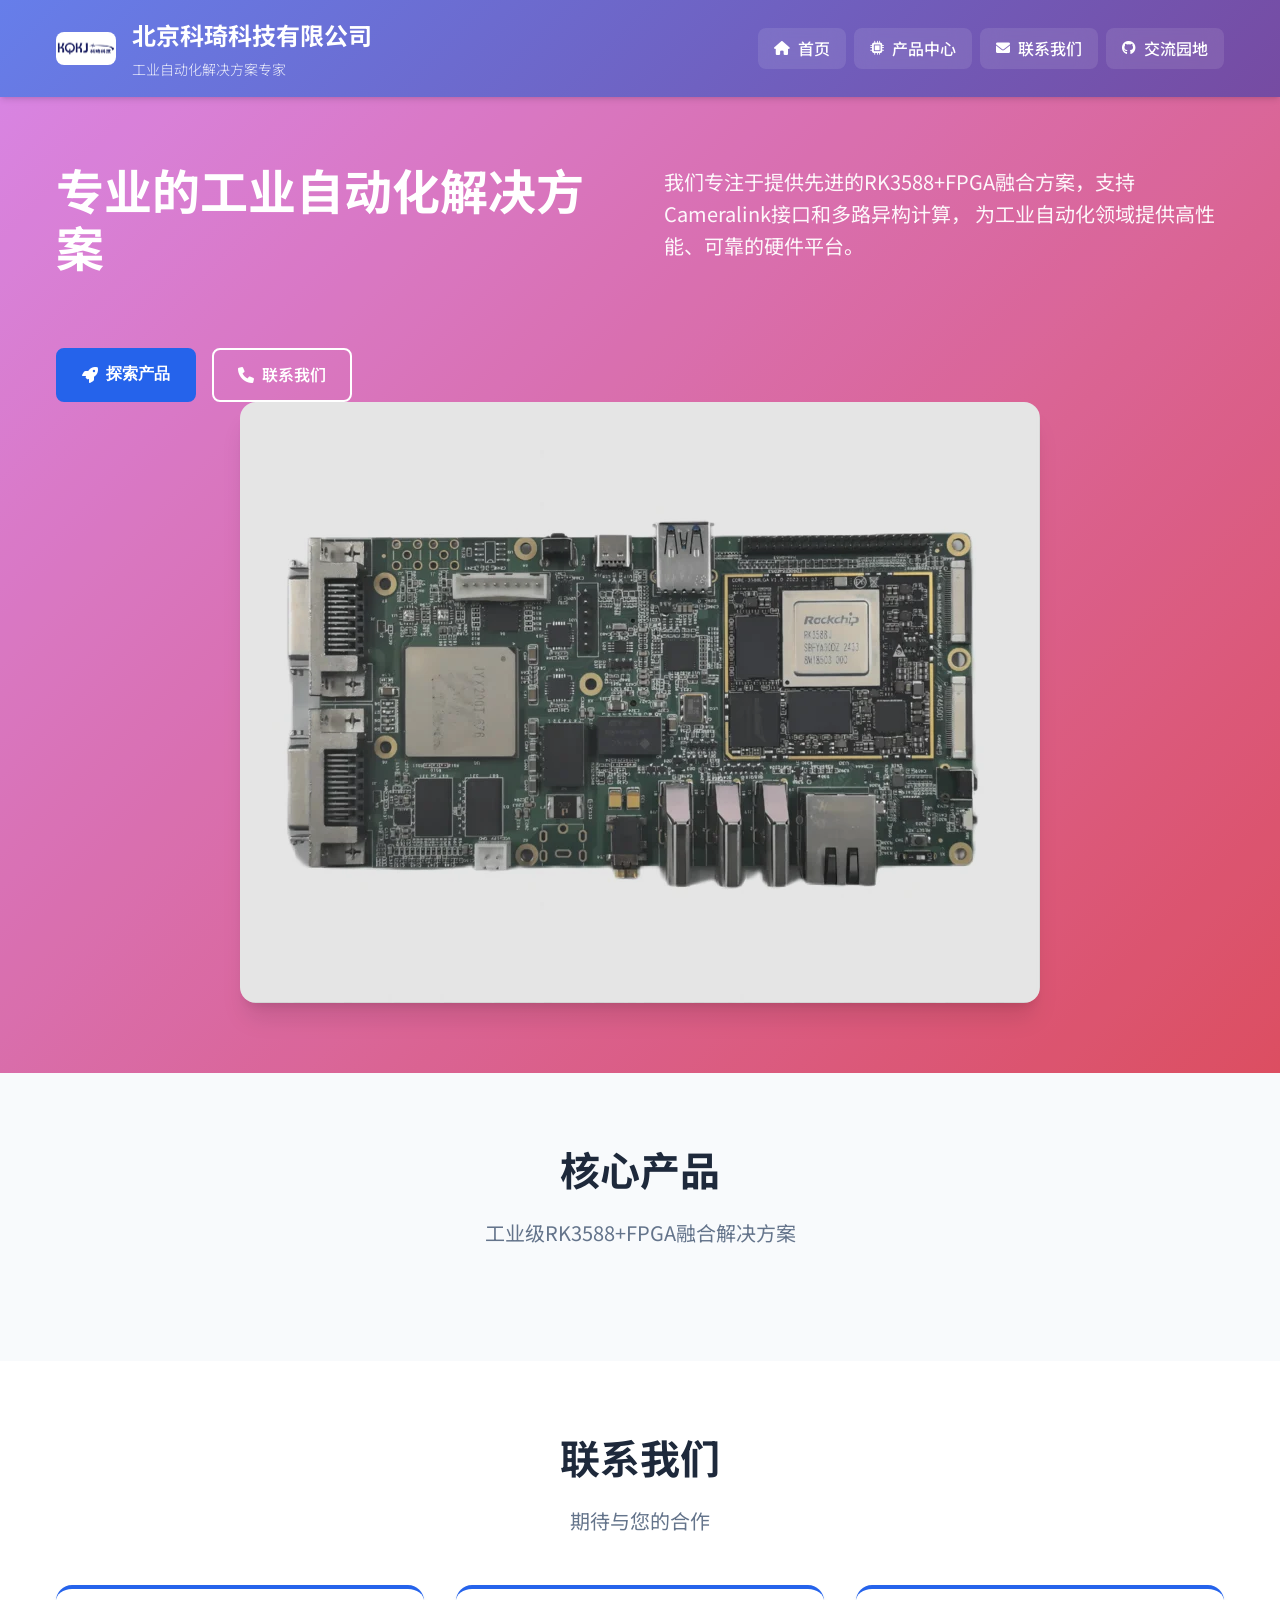
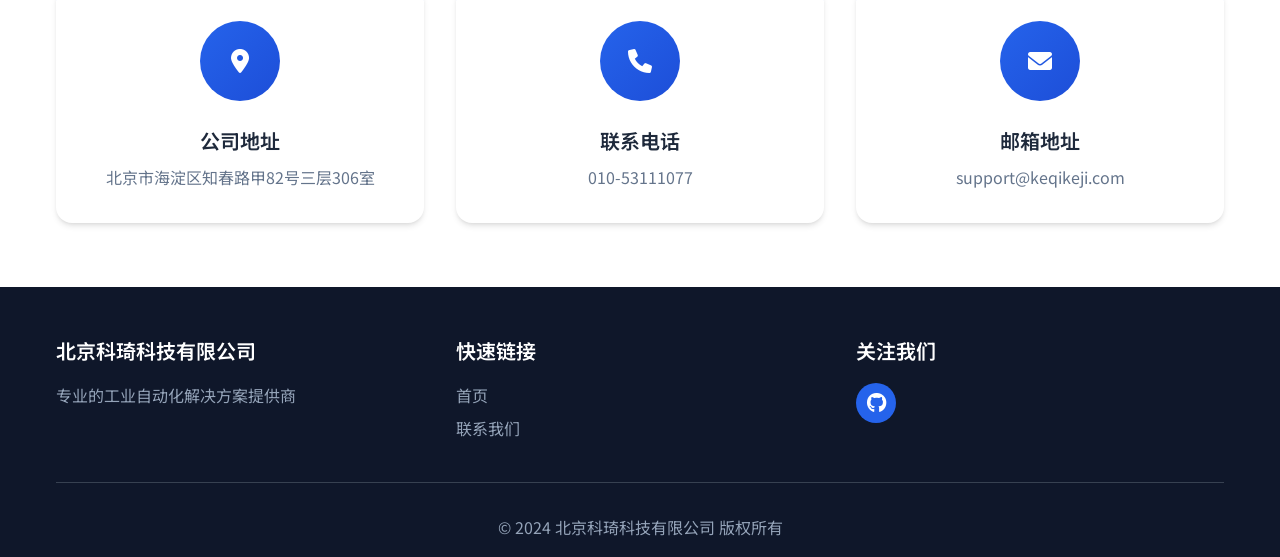
<file: index.html>
<!DOCTYPE html>
<html lang="zh-CN">
<head>
    <meta charset="UTF-8">
    <meta name="viewport" content="width=device-width, initial-scale=1.0">
    <title>北京科琦科技有限公司 - 工业自动化解决方案</title>
    <link rel="stylesheet" href="css/style.css">
    <link rel="stylesheet" href="https://cdnjs.cloudflare.com/ajax/libs/font-awesome/6.0.0/css/all.min.css">
    <link rel="preconnect" href="https://fonts.googleapis.com">
    <link rel="preconnect" href="https://fonts.gstatic.com" crossorigin>
    <link href="https://fonts.googleapis.com/css2?family=Noto+Sans+SC:wght@300;400;500;700&display=swap" rel="stylesheet">
</head>
<body>
    <!-- 导航栏 -->
    <header class="header">
        <div class="container">
            <div class="header-content">
                <div class="logo-section">
                    <img src="images/logo.webp" alt="科琦科技 Logo" class="logo">
                    <div class="company-info">
                        <h1 class="company-name">北京科琦科技有限公司</h1>
                        <p class="company-slogan">工业自动化解决方案专家</p>
                    </div>
                </div>
                <nav class="navigation">
                    <a href="#home" class="nav-link"><i class="fas fa-home"></i>首页</a>
                    <a href="#" class="nav-link products"><i class="fas fa-microchip"></i>产品中心</a>
                    <a href="#contact" class="nav-link"><i class="fas fa-envelope"></i>联系我们</a>
                    <a href="https://github.com/rockchip-linux/kernel/issues" class="nav-link external" target="_blank">
                        <i class="fab fa-github"></i>交流园地
                    </a>
                </nav>
            </div>
        </div>
    </header>

    <!-- 主要内容 -->
    <main class="main-content">
        <!-- Hero 区域 -->
        <section id="home" class="hero-section">
            <div class="container">
                <div class="hero-content">
                    <h2 class="hero-title">专业的工业自动化解决方案</h2>
                    <p class="hero-description">
                        我们专注于提供先进的RK3588+FPGA融合方案，支持Cameralink接口和多路异构计算，
                        为工业自动化领域提供高性能、可靠的硬件平台。
                    </p>
                    <div class="hero-actions">
                        <button class="btn btn-primary products-trigger">
                            <i class="fas fa-rocket"></i>探索产品
                        </button>
                        <a href="#contact" class="btn btn-outline">
                            <i class="fas fa-phone"></i>联系我们
                        </a>
                    </div>
                </div>
                <div class="hero-image">
                    <img src="images/A7-3588.webp" alt="科琦科技产品展示" class="featured-product">
                </div>
            </div>
        </section>

        <!-- 产品展示区域 -->
        <section class="products-section">
            <div class="container">
                <div class="section-header">
                    <h2 class="section-title">核心产品</h2>
                    <p class="section-subtitle">工业级RK3588+FPGA融合解决方案</p>
                </div>
                <div class="product-grid" style="display: none;"></div>
            </div>
        </section>

        <!-- 联系我们区域 -->
        <section id="contact" class="contact-section">
            <div class="container">
                <div class="section-header">
                    <h2 class="section-title">联系我们</h2>
                    <p class="section-subtitle">期待与您的合作</p>
                </div>
                <div class="contact-grid">
                    <div class="contact-card">
                        <div class="contact-icon">
                            <i class="fas fa-map-marker-alt"></i>
                        </div>
                        <h3>公司地址</h3>
                        <p>北京市海淀区知春路甲82号三层306室</p>
                    </div>
                    <div class="contact-card">
                        <div class="contact-icon">
                            <i class="fas fa-phone"></i>
                        </div>
                        <h3>联系电话</h3>
                        <p>010-53111077</p>
                    </div>
                    <div class="contact-card">
                        <div class="contact-icon">
                            <i class="fas fa-envelope"></i>
                        </div>
                        <h3>邮箱地址</h3>
                        <p>support@keqikeji.com</p>
                    </div>
                </div>
            </div>
        </section>
    </main>

    <!-- 页脚 -->
    <footer class="footer">
        <div class="container">
            <div class="footer-content">
                <div class="footer-section">
                    <h4>北京科琦科技有限公司</h4>
                    <p>专业的工业自动化解决方案提供商</p>
                </div>
                <div class="footer-section">
                    <h4>快速链接</h4>
                    <a href="#home">首页</a>
                    <a href="#contact">联系我们</a>
                </div>
                <div class="footer-section">
                    <h4>关注我们</h4>
                    <div class="social-links">
                        <a href="https://github.com/rockchip-linux/kernel/issues" target="_blank">
                            <i class="fab fa-github"></i>
                        </a>
                    </div>
                </div>
            </div>
            <div class="footer-bottom">
                <p>&copy; 2024 北京科琦科技有限公司 版权所有</p>
            </div>
        </div>
    </footer>

    <script src="js/script.js"></script>
</body>
</html>
</file>
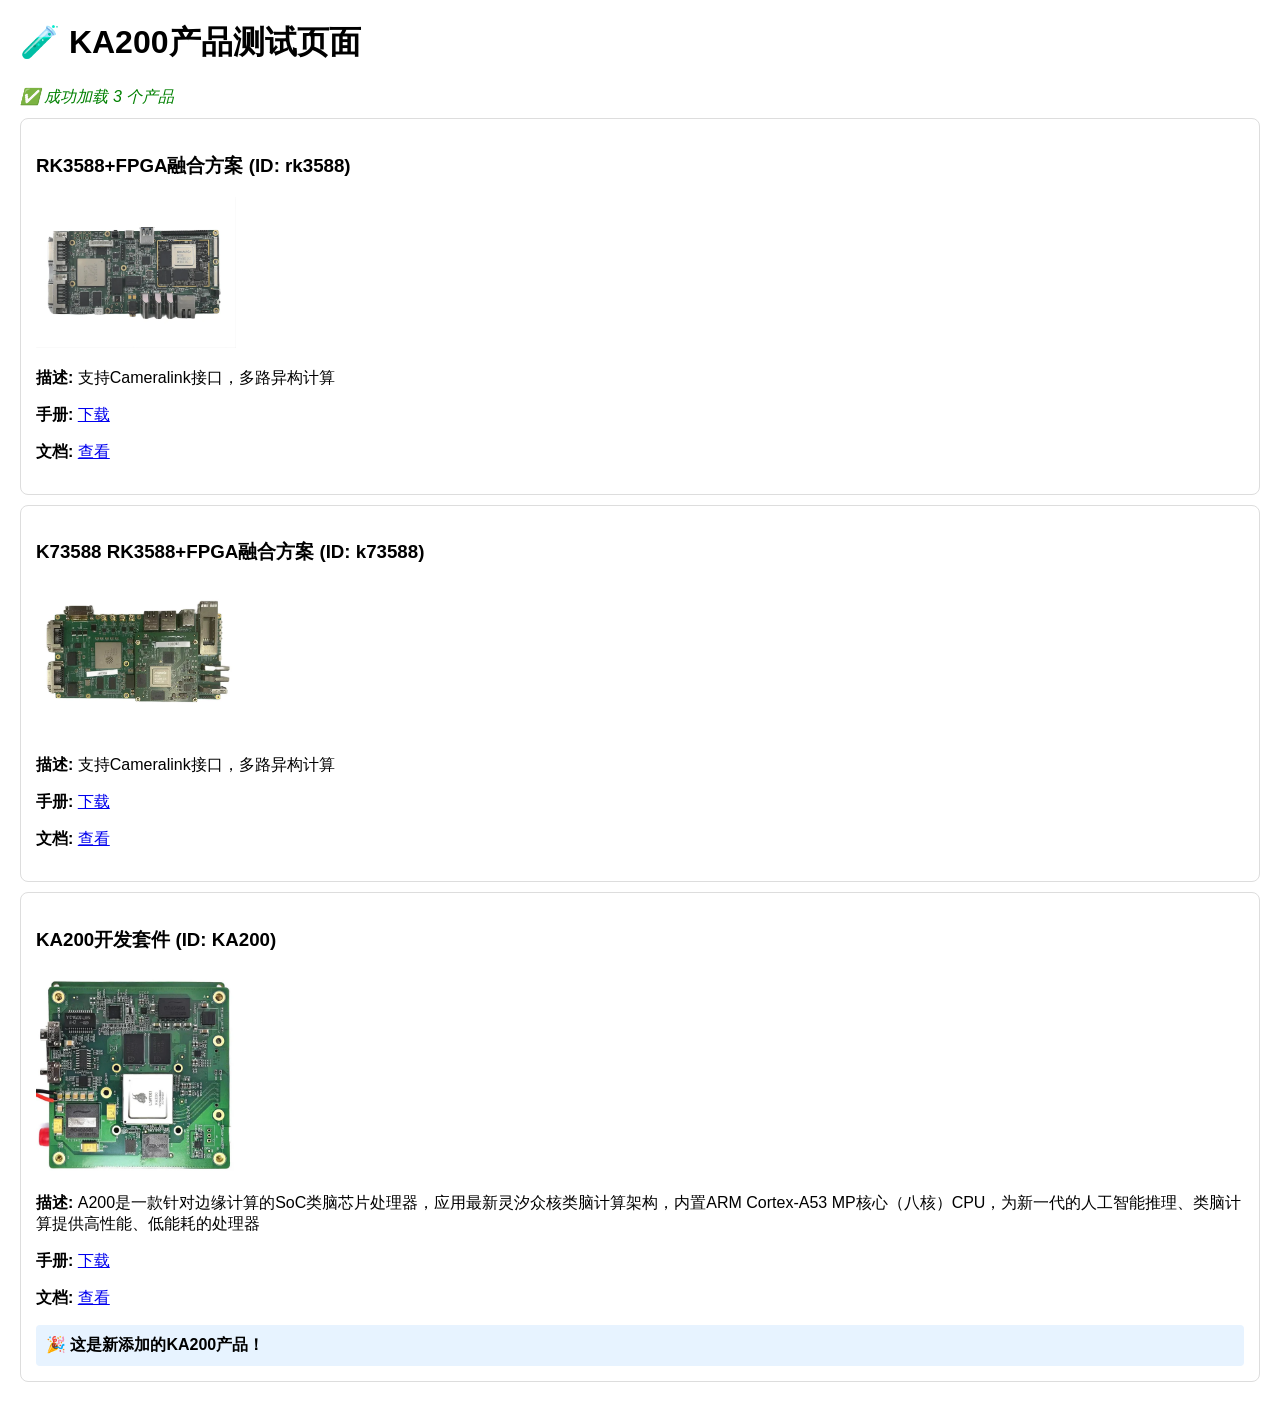
<file: public/test-products.html>
<!DOCTYPE html>
<html lang="zh-CN">
<head>
    <meta charset="UTF-8">
    <meta name="viewport" content="width=device-width, initial-scale=1.0">
    <title>产品数据测试页面</title>
    <style>
        body { font-family: Arial, sans-serif; margin: 20px; }
        .product { border: 1px solid #ddd; margin: 10px 0; padding: 15px; border-radius: 8px; }
        .product img { max-width: 200px; height: auto; }
        .loading { color: #666; font-style: italic; }
        .error { color: red; }
        .success { color: green; }
    </style>
</head>
<body>
    <h1>🧪 KA200产品测试页面</h1>
    <div id="status" class="loading">正在加载产品数据...</div>
    <div id="products"></div>

    <script>
        async function testProducts() {
            const statusEl = document.getElementById('status');
            const productsEl = document.getElementById('products');
            
            try {
                // 添加时间戳防止缓存
                const timestamp = new Date().getTime();
                const response = await fetch(`/data/products.json?t=${timestamp}`);
                
                if (!response.ok) {
                    throw new Error(`HTTP ${response.status}: ${response.statusText}`);
                }
                
                const data = await response.json();
                const products = data.categories[0].products;
                
                statusEl.innerHTML = `<span class="success">✅ 成功加载 ${products.length} 个产品</span>`;
                
                productsEl.innerHTML = products.map(product => `
                    <div class="product">
                        <h3>${product.name} (ID: ${product.id})</h3>
                        <img src="${product.image}" alt="${product.name}" loading="lazy">
                        <p><strong>描述:</strong> ${product.desc}</p>
                        <p><strong>手册:</strong> <a href="${product.manual}" download>下载</a></p>
                        <p><strong>文档:</strong> <a href="${product.wikiUrl}" target="_blank">查看</a></p>
                        ${product.id === 'KA200' ? '<div style="background: #e7f3ff; padding: 10px; border-radius: 4px; margin-top: 10px;"><strong>🎉 这是新添加的KA200产品！</strong></div>' : ''}
                    </div>
                `).join('');
                
            } catch (error) {
                statusEl.innerHTML = `<span class="error">❌ 加载失败: ${error.message}</span>`;
                console.error('加载产品数据失败:', error);
            }
        }
        
        // 页面加载时自动测试
        testProducts();
    </script>
</body>
</html>
</file>
<file: css/style.css>
/* ==== 基础样式重置 ==== */
* {
    margin: 0;
    padding: 0;
    box-sizing: border-box;
}

/* ==== 全局样式 ==== */
:root {
    --primary-color: #2563eb;
    --primary-dark: #1d4ed8;
    --secondary-color: #64748b;
    --accent-color: #f59e0b;
    --success-color: #10b981;
    --text-primary: #1e293b;
    --text-secondary: #64748b;
    --text-light: #94a3b8;
    --bg-primary: #ffffff;
    --bg-secondary: #f8fafc;
    --bg-dark: #0f172a;
    --border-color: #e2e8f0;
    --shadow-sm: 0 1px 2px 0 rgb(0 0 0 / 0.05);
    --shadow-md: 0 4px 6px -1px rgb(0 0 0 / 0.1), 0 2px 4px -2px rgb(0 0 0 / 0.1);
    --shadow-lg: 0 10px 15px -3px rgb(0 0 0 / 0.1), 0 4px 6px -4px rgb(0 0 0 / 0.1);
    --shadow-xl: 0 20px 25px -5px rgb(0 0 0 / 0.1), 0 8px 10px -6px rgb(0 0 0 / 0.1);
    --border-radius: 0.5rem;
    --border-radius-lg: 1rem;
    --transition: all 0.3s cubic-bezier(0.4, 0, 0.2, 1);
}

html {
    scroll-behavior: smooth;
}

body {
    font-family: 'Noto Sans SC', -apple-system, BlinkMacSystemFont, 'Segoe UI', Roboto, 'Helvetica Neue', Arial, sans-serif;
    line-height: 1.6;
    color: var(--text-primary);
    background-color: var(--bg-primary);
}

.container {
    max-width: 1200px;
    margin: 0 auto;
    padding: 0 1rem;
}

/* ==== 头部导航 ==== */
.header {
    background: linear-gradient(135deg, #667eea 0%, #764ba2 100%);
    color: white;
    position: sticky;
    top: 0;
    z-index: 1000;
    box-shadow: var(--shadow-md);
}

.header-content {
    display: flex;
    align-items: center;
    justify-content: space-between;
    padding: 1rem 0;
    flex-wrap: wrap;
    gap: 1rem;
}

.logo-section {
    display: flex;
    align-items: center;
    gap: 1rem;
}

.logo {
    width: 60px;
    height: auto;
    border-radius: var(--border-radius);
}

.company-info h1 {
    font-size: 1.5rem;
    font-weight: 700;
    margin-bottom: 0.25rem;
}

.company-slogan {
    font-size: 0.875rem;
    opacity: 0.9;
    font-weight: 300;
}

.navigation {
    display: flex;
    gap: 0.5rem;
    flex-wrap: wrap;
}

.nav-link {
    display: flex;
    align-items: center;
    gap: 0.5rem;
    padding: 0.5rem 1rem;
    text-decoration: none;
    color: white;
    border-radius: var(--border-radius);
    font-weight: 500;
    transition: var(--transition);
    background: rgba(255, 255, 255, 0.1);
    backdrop-filter: blur(10px);
}

.nav-link:hover {
    background: rgba(255, 255, 255, 0.2);
    transform: translateY(-2px);
}

.nav-link i {
    font-size: 0.875rem;
}

/* ==== Hero 区域 ==== */
.hero-section {
    background: linear-gradient(135deg, #f093fb 0%, #f5576c 100%);
    color: white;
    padding: 4rem 0;
    position: relative;
    overflow: hidden;
}

.hero-section::before {
    content: '';
    position: absolute;
    top: 0;
    left: 0;
    right: 0;
    bottom: 0;
    background: rgba(0, 0, 0, 0.1);
    z-index: 1;
}

.hero-content {
    position: relative;
    z-index: 2;
    display: grid;
    grid-template-columns: 1fr 1fr;
    gap: 3rem;
    align-items: center;
}

.hero-title {
    font-size: 3rem;
    font-weight: 700;
    line-height: 1.2;
    margin-bottom: 1.5rem;
}

.hero-description {
    font-size: 1.25rem;
    opacity: 0.95;
    margin-bottom: 2rem;
    line-height: 1.6;
}

.hero-actions {
    display: flex;
    gap: 1rem;
    flex-wrap: wrap;
}

.btn {
    display: inline-flex;
    align-items: center;
    gap: 0.5rem;
    padding: 0.75rem 1.5rem;
    border-radius: var(--border-radius);
    text-decoration: none;
    font-weight: 600;
    transition: var(--transition);
    border: 2px solid transparent;
    cursor: pointer;
    font-size: 1rem;
}

.btn-primary {
    background: var(--primary-color);
    color: white;
    border-color: var(--primary-color);
}

.btn-primary:hover {
    background: var(--primary-dark);
    transform: translateY(-2px);
    box-shadow: var(--shadow-lg);
}

.btn-outline {
    background: transparent;
    color: white;
    border-color: white;
}

.btn-outline:hover {
    background: white;
    color: var(--primary-color);
    transform: translateY(-2px);
}

.hero-image {
    text-align: center;
}

.featured-product {
    max-width: 100%;
    height: auto;
    border-radius: var(--border-radius-lg);
    box-shadow: var(--shadow-xl);
    transition: var(--transition);
}

.featured-product:hover {
    transform: scale(1.05);
}

/* ==== 通用区域样式 ==== */
.products-section,
.contact-section {
    padding: 4rem 0;
}

.products-section {
    background: var(--bg-secondary);
}

.section-header {
    text-align: center;
    margin-bottom: 3rem;
}

.section-title {
    font-size: 2.5rem;
    font-weight: 700;
    color: var(--text-primary);
    margin-bottom: 1rem;
}

.section-subtitle {
    font-size: 1.25rem;
    color: var(--text-secondary);
    max-width: 600px;
    margin: 0 auto;
}

/* ==== 产品网格 ==== */
.product-grid {
    display: grid;
    grid-template-columns: repeat(auto-fit, minmax(350px, 1fr));
    gap: 2rem;
    margin-top: 2rem;
}

.product-card {
    background: white;
    border-radius: var(--border-radius-lg);
    overflow: hidden;
    box-shadow: var(--shadow-md);
    transition: var(--transition);
    position: relative;
}

.product-card:hover {
    transform: translateY(-8px);
    box-shadow: var(--shadow-xl);
}

.product-card img {
    width: 100%;
    height: 250px;
    object-fit: cover;
    transition: var(--transition);
}

.product-card:hover img {
    transform: scale(1.05);
}

.product-card h3 {
    font-size: 1.5rem;
    font-weight: 600;
    color: var(--text-primary);
    margin: 1.5rem 1.5rem 1rem;
}

.product-card p {
    color: var(--text-secondary);
    margin: 0 1.5rem 1.5rem;
    line-height: 1.6;
}

.product-card a {
    display: inline-flex;
    align-items: center;
    gap: 0.5rem;
    margin: 0 1.5rem 1.5rem;
    padding: 0.5rem 1rem;
    background: var(--primary-color);
    color: white;
    text-decoration: none;
    border-radius: var(--border-radius);
    font-weight: 500;
    transition: var(--transition);
    font-size: 0.875rem;
}

.product-card a:hover {
    background: var(--primary-dark);
    transform: translateY(-2px);
}

/* ==== 联系我们区域 ==== */
.contact-grid {
    display: grid;
    grid-template-columns: repeat(auto-fit, minmax(300px, 1fr));
    gap: 2rem;
}

.contact-card {
    background: white;
    padding: 2rem;
    border-radius: var(--border-radius-lg);
    text-align: center;
    box-shadow: var(--shadow-md);
    transition: var(--transition);
    border-top: 4px solid var(--primary-color);
}

.contact-card:hover {
    transform: translateY(-4px);
    box-shadow: var(--shadow-lg);
}

.contact-icon {
    width: 80px;
    height: 80px;
    margin: 0 auto 1.5rem;
    background: linear-gradient(135deg, var(--primary-color), var(--primary-dark));
    border-radius: 50%;
    display: flex;
    align-items: center;
    justify-content: center;
    color: white;
    font-size: 1.5rem;
}

.contact-card h3 {
    font-size: 1.25rem;
    font-weight: 600;
    color: var(--text-primary);
    margin-bottom: 0.5rem;
}

.contact-card p {
    color: var(--text-secondary);
    font-size: 1rem;
}

/* ==== 页脚 ==== */
.footer {
    background: var(--bg-dark);
    color: white;
    padding: 3rem 0 1rem;
}

.footer-content {
    display: grid;
    grid-template-columns: repeat(auto-fit, minmax(250px, 1fr));
    gap: 2rem;
    margin-bottom: 2rem;
}

.footer-section h4 {
    font-size: 1.25rem;
    font-weight: 600;
    margin-bottom: 1rem;
    color: white;
}

.footer-section p {
    color: var(--text-light);
    margin-bottom: 0.5rem;
}

.footer-section a {
    color: var(--text-light);
    text-decoration: none;
    display: block;
    margin-bottom: 0.5rem;
    transition: var(--transition);
}

.footer-section a:hover {
    color: var(--primary-color);
}

.social-links {
    display: flex;
    gap: 1rem;
}

.social-links a {
    width: 40px;
    height: 40px;
    background: var(--primary-color);
    border-radius: 50%;
    display: flex;
    align-items: center;
    justify-content: center;
    color: white;
    font-size: 1.25rem;
    transition: var(--transition);
}

.social-links a:hover {
    background: var(--primary-dark);
    transform: translateY(-2px);
}

.footer-bottom {
    text-align: center;
    padding-top: 2rem;
    border-top: 1px solid #374151;
    color: var(--text-light);
}

/* ==== 响应式设计 ==== */
@media (max-width: 768px) {
    .hero-content {
        grid-template-columns: 1fr;
        text-align: center;
    }
    
    .hero-title {
        font-size: 2rem;
    }
    
    .hero-description {
        font-size: 1rem;
    }
    
    .section-title {
        font-size: 2rem;
    }
    
    .header-content {
        flex-direction: column;
        text-align: center;
    }
    
    .navigation {
        justify-content: center;
    }
    
    .product-grid {
        grid-template-columns: 1fr;
    }
    
    .contact-grid {
        grid-template-columns: 1fr;
    }
    
    .container {
        padding: 0 0.5rem;
    }
}

@media (max-width: 480px) {
    .hero-section {
        padding: 2rem 0;
    }
    
    .products-section,
    .contact-section {
        padding: 2rem 0;
    }
    
    .hero-actions {
        flex-direction: column;
        align-items: center;
    }
    
    .btn {
        width: 100%;
        justify-content: center;
    }
}

/* ==== 动画效果 ==== */
@keyframes fadeInUp {
    from {
        opacity: 0;
        transform: translateY(30px);
    }
    to {
        opacity: 1;
        transform: translateY(0);
    }
}

.product-card,
.contact-card {
    animation: fadeInUp 0.6s ease-out;
}

/* ==== 滚动条样式 ==== */
::-webkit-scrollbar {
    width: 8px;
}

::-webkit-scrollbar-track {
    background: var(--bg-secondary);
}

::-webkit-scrollbar-thumb {
    background: var(--primary-color);
    border-radius: 4px;
}

::-webkit-scrollbar-thumb:hover {
    background: var(--primary-dark);
}
</file>
